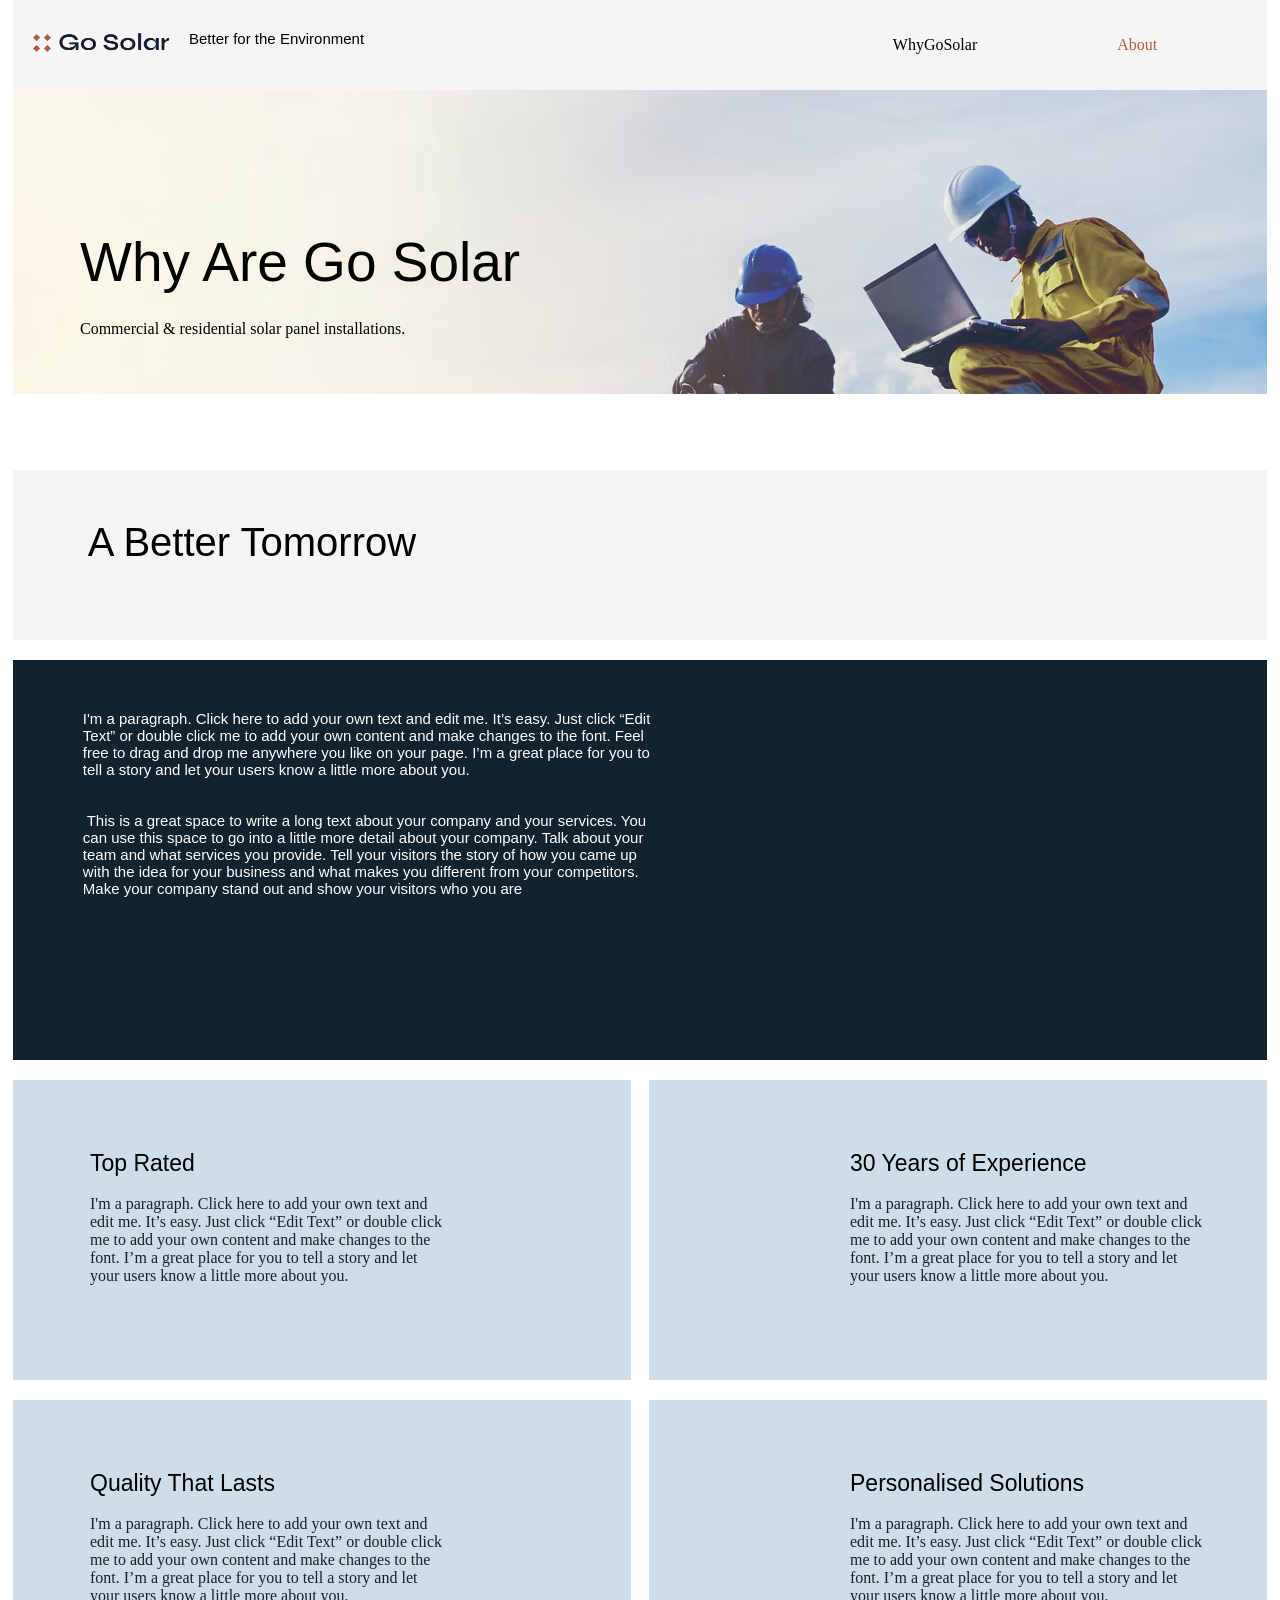
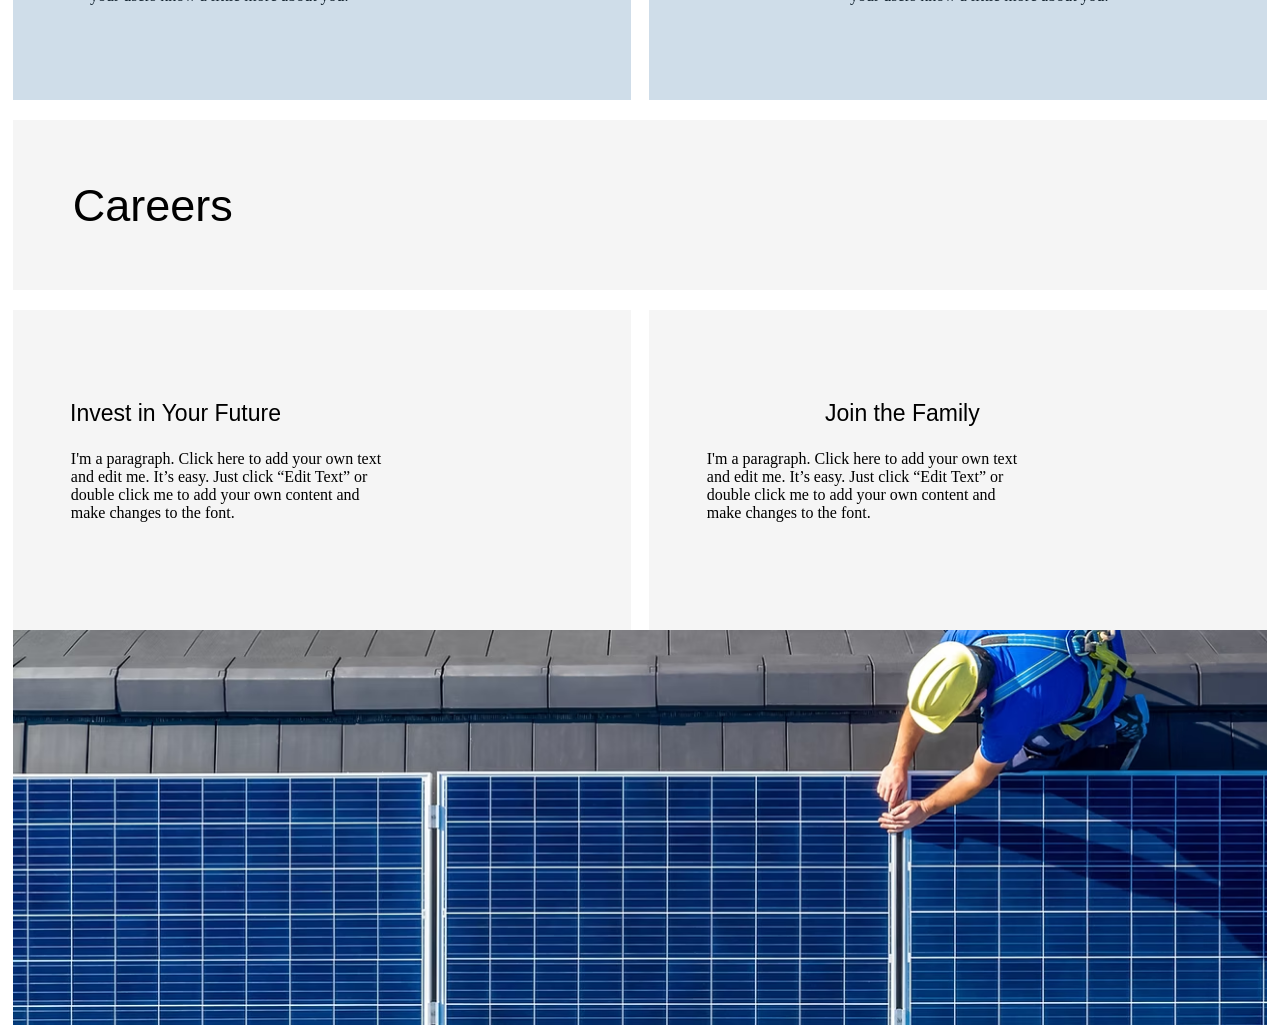
<file: Solar Project/about.html>
<!DOCTYPE html>
<html lang="en">
<head>
    <meta charset="UTF-8">
    <meta name="viewport" content="width=device-width, initial-scale=1.0">
    <title>Document</title>
    <link rel="stylesheet" href="about.css">
</head>
<body>
    
    <div class="navbar">

        <div class="navbarContainer">

            <div class="logo">
                <img src="images/logo.png" alt="">
                <p>Better for the Environment</p>
            </div>
            <div class="menubar">              
            <ul>
                <li><a href="solar.html" style="color:black">WhyGoSolar</a></li>
                <li><a href="about.html" style="color:#B45C3D">About</a></li>
            </ul>
           </div>
        </div>
    </div>
    

    <div class="main-image">
        <img src="images/main-img.avif" alt="">
        <p>Why Are Go Solar</p>
        <para>Commercial & residential solar panel installations.</para>
    </div>

    <div class="Better">
        <p>A Better Tomorrow</p>
    </div>

    <div class="paragraph">
        <p>I'm a paragraph. Click here to add your own text and 
            edit me. It’s easy. Just click “Edit<br> Text” or double
             click me to add your own content and make changes to the
              font. Feel <br>free to drag and drop me anywhere you 
              like on your page. I’m a great place for you to<br>
               tell a story and let your users know a little more 
               about you.<br><br><br>

​           This is a great space to write a long text about your
         company and your services. You<br> can use this space to
          go into a little more detail about your company. Talk
           about your <br>team and what services you provide. Tell
            your visitors the story of how you came up<br> with the
             idea for your business and what makes you different from
              your competitors.<br> Make your company stand out and 
              show your visitors who you are</p>
    </div>
    <div class="boxes">
        <div class="boxContainer">
            <div class="box1">
                <p>Top Rated</p>

        <para>I'm a paragraph. Click here to add your own text and<br> edit me. It’s easy. Just click “Edit Text” or double click<br> me to add your own content and make changes to the<br> font. I’m a great place for you to tell a story and let<br> your users know a little more about you.</para>
            </div>
            <div class="box2">
                <p>30 Years of Experience</p>
                <para>I'm a paragraph. Click here to add your own text and <br>edit me. It’s easy. Just click “Edit Text” or double click<br> me to add your own content and make changes to the<br> font. I’m a great place for you to tell a story and let<br> your users know a little more about you.</para>
            </div>
        </div>
    </div>

    <div class="boxes2">
    <div class="boxContainer2">
        <div class="box3">
            <p>Quality That Lasts</p>
            <para>I'm a paragraph. Click here to add your own text and<br>edit me. It’s easy. Just click “Edit Text” or double click <br>me to add your own content and make changes to the <br>font. I’m a great place for you to tell a story and let <br>your users know a little more about you.</para>
        </div>
        <div class="box4">
            <p>Personalised Solutions</p>
            <para>I'm a paragraph. Click here to add your own text and<br>edit me. It’s easy. Just click “Edit Text” or double click <br>me to add your own content and make changes to the <br>font. I’m a great place for you to tell a story and let <br>your users know a little more about you.</para>
        </div>
    </div>
    </div>

    <div class="careers">
        <p>Careers</p>
    </div>

    <div class="bxs">
        <div class="bxsContainer">
            <div class="bxs1">
                <p>Invest in Your Future</p>
                <para>I'm a paragraph. Click here to add your own text <br>and edit me. It’s easy. Just click “Edit Text” or<br> double click me to add your own content and <br>make changes to the font.

                </para>
            </div>
            <div class="bxs2">
                <p>Join the Family</p>
                <para>I'm a paragraph. Click here to add your own text <br>and edit me. It’s easy. Just click “Edit Text” or<br> double click me to add your own content and <br>make changes to the font.</para>
            </div>
        </div>
    </div>

    <div class="ss">
        <img src="images/ss-img.avif" alt="">
    </div>


    

    
</body>
</html>
</file>
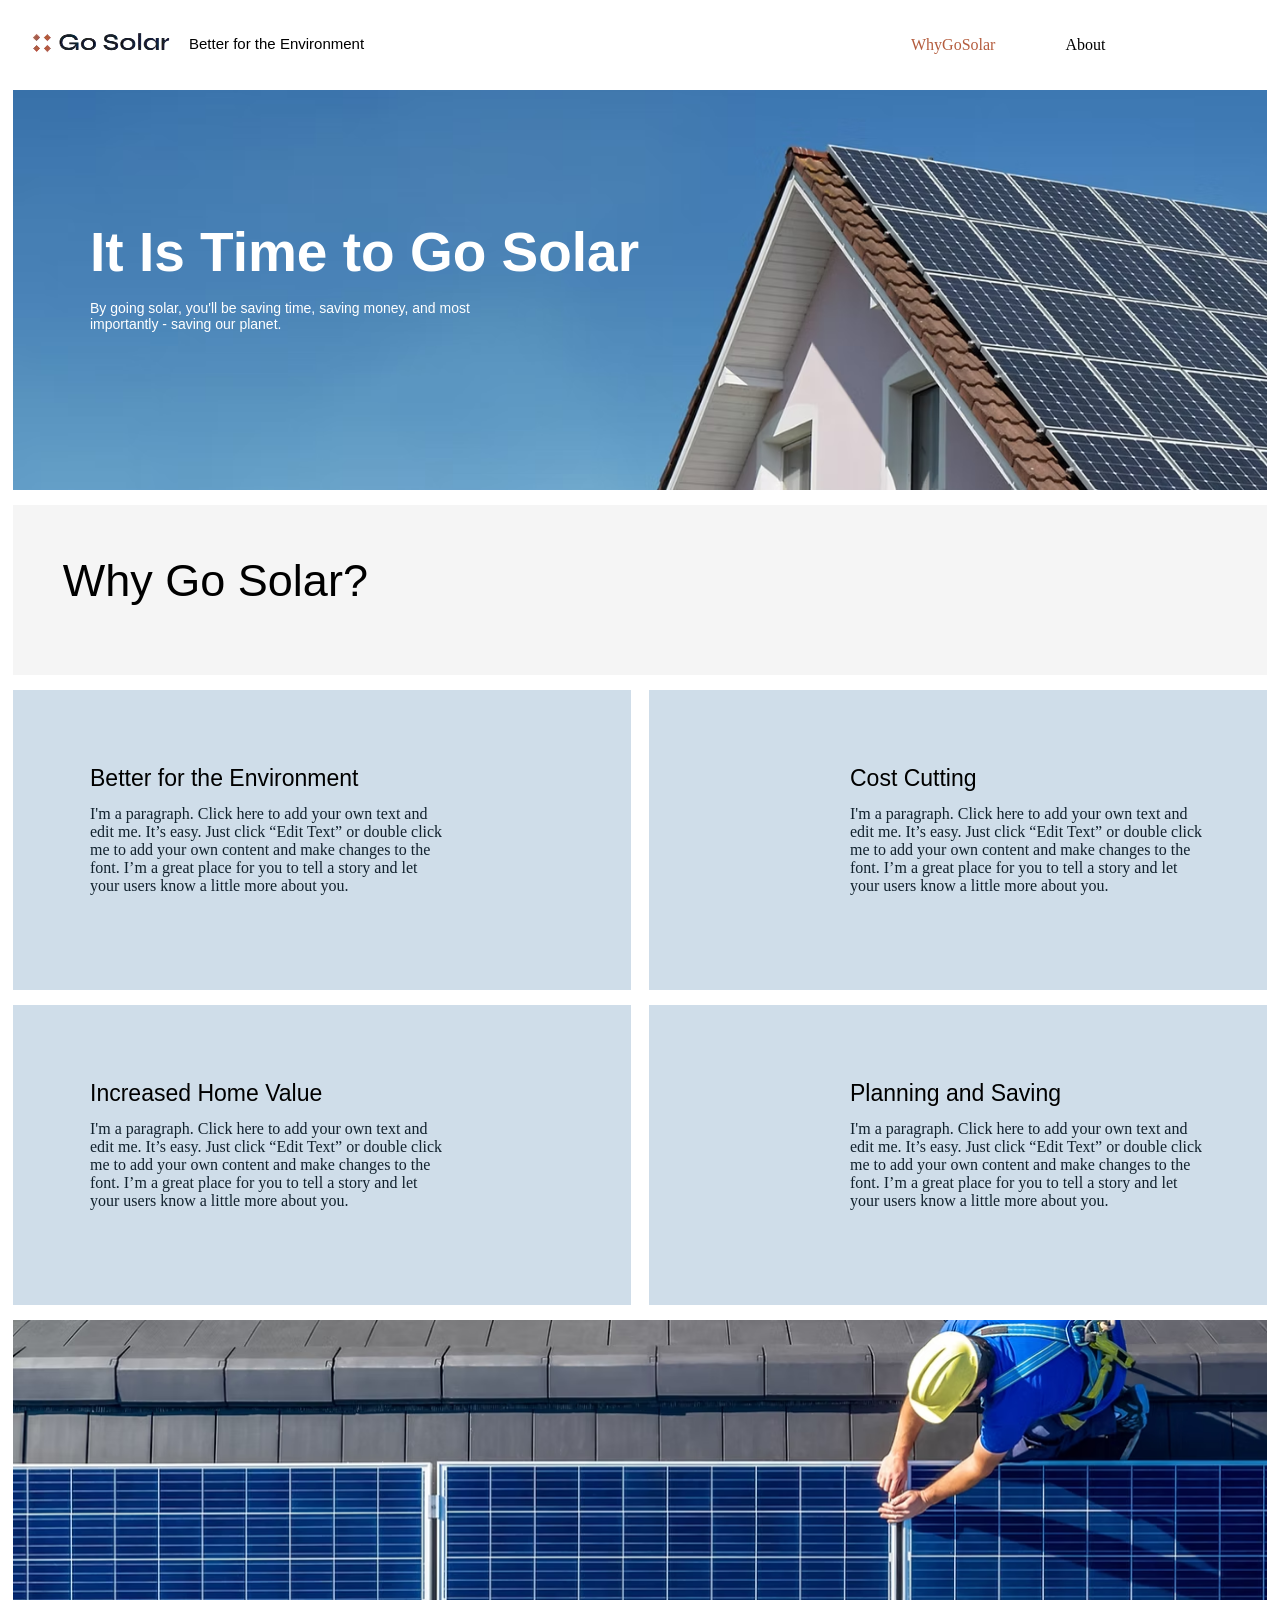
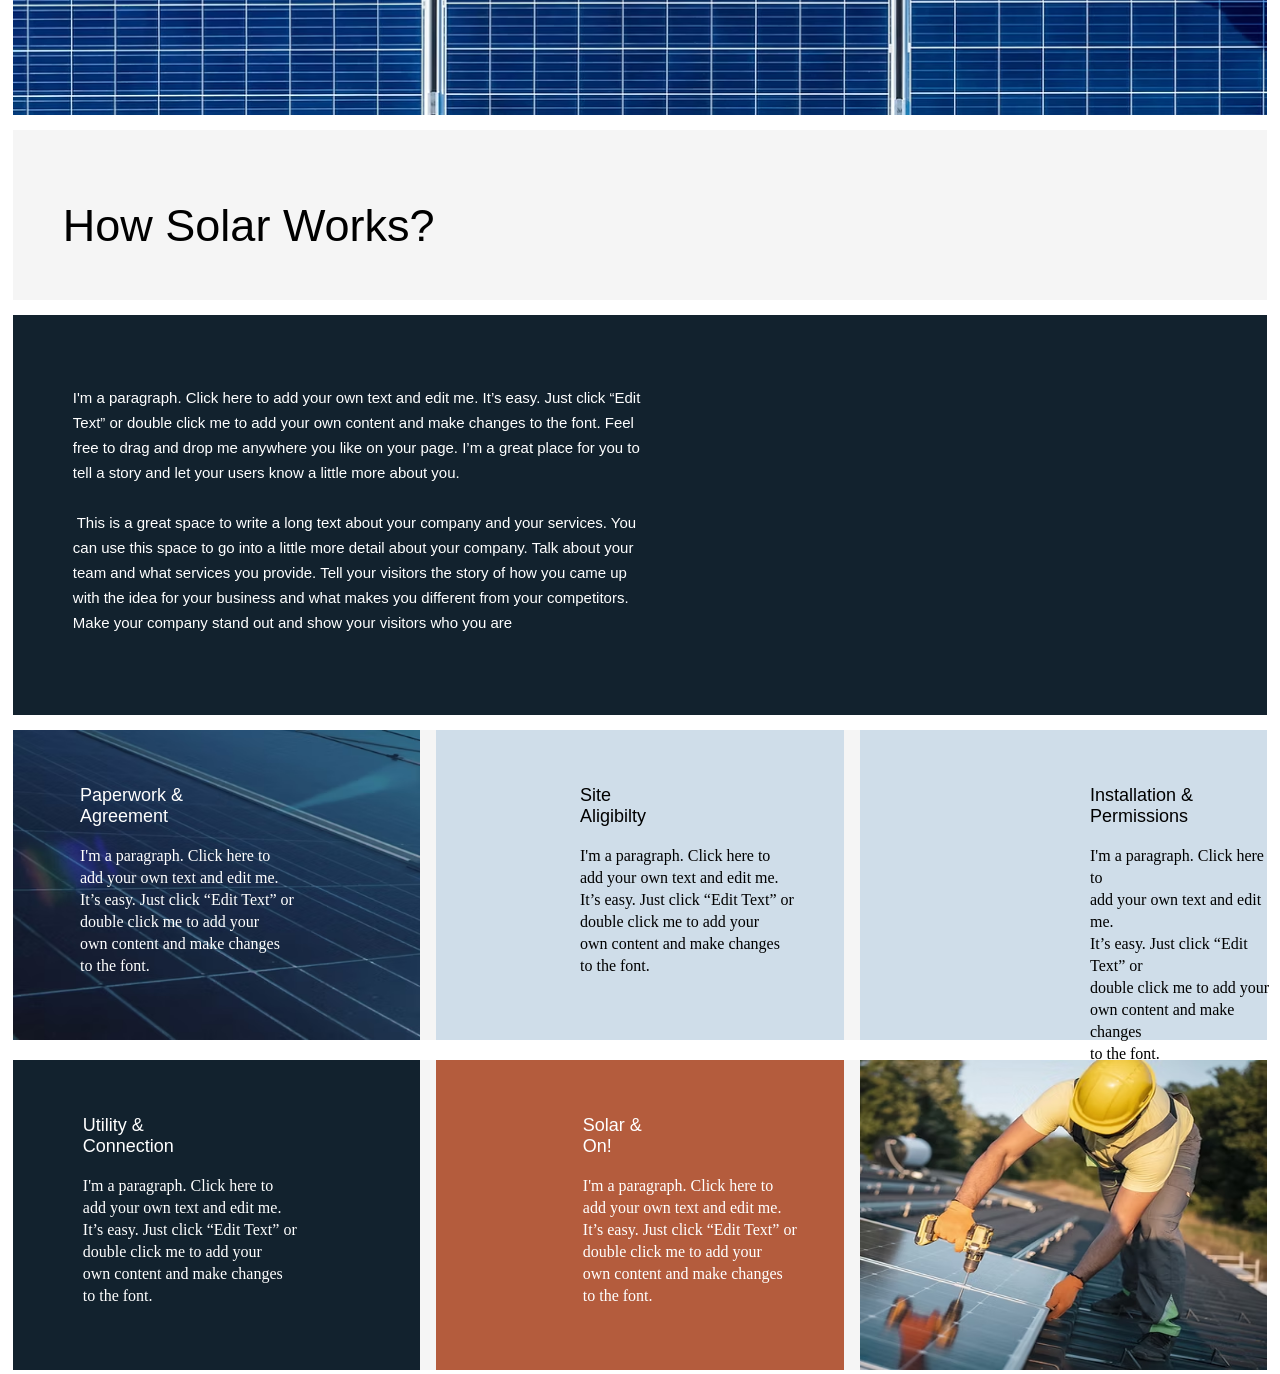
<file: Solar Project/solar.html>
<!DOCTYPE html>
<html lang="en">
<head>
    <meta charset="UTF-8">
    <meta name="viewport" content="width=device-width, initial-scale=1.0">
    <title>Document</title>
    <link rel="stylesheet" href="solar.css">
    <link rel="stylesheet" href="mediaquery/solar-media.css">
</head>
<body>
    <div class="navbar">

        <div class="navbarContainer">

            <div class="logo">
                <img src="images/logo.png" alt="">
                <p>Better for the Environment</p>
            </div>
            <div class="menubar">              
            <ul>
                <li><a href="solar.html" style="color:#B45C3D">WhyGoSolar</a></li>
                <li><a href="about.html" style="color:black">About</a></li>
            </ul></div>    
        </div>
    </div>

    <div class="main-image">
        <img src="images/solar.avif" alt="">
        <h1>It Is Time to Go Solar</h1>
        <p>By going solar, you'll be saving time, saving money, and most<br> importantly - saving our planet.</p>
    </div>

    <div class="why">
        <p>Why Go Solar?</p>
    </div>

    <div class="boxes">
        <div class="boxContainer">
            <div class="box1">
                <p>Better for the Environment</p>

        <para>I'm a paragraph. Click here to add your own text and<br> edit me. It’s easy. Just click “Edit Text” or double click<br> me to add your own content and make changes to the<br> font. I’m a great place for you to tell a story and let<br> your users know a little more about you.</para>
            </div>
            <div class="box2">
                <p>Cost Cutting</p>
                <para>I'm a paragraph. Click here to add your own text and <br>edit me. It’s easy. Just click “Edit Text” or double click<br> me to add your own content and make changes to the<br> font. I’m a great place for you to tell a story and let<br> your users know a little more about you.</para>
            </div>
        </div>
    </div>

    <div class="boxes2">
    <div class="boxContainer2">
        <div class="box3">
            <p>Increased Home Value</p>
            <para>I'm a paragraph. Click here to add your own text and<br>edit me. It’s easy. Just click “Edit Text” or double click <br>me to add your own content and make changes to the <br>font. I’m a great place for you to tell a story and let <br>your users know a little more about you.</para>
        </div>
        <div class="box4">
            <p>Planning and Saving</p>
            <para>I'm a paragraph. Click here to add your own text and<br>edit me. It’s easy. Just click “Edit Text” or double click <br>me to add your own content and make changes to the <br>font. I’m a great place for you to tell a story and let <br>your users know a little more about you.</para>
        </div>
    </div>
    </div>

    <div class="ss">
        <img src="images/ss-img.avif" alt="">
    </div>

    
    <div class="how">
        <p>How Solar Works?</p>
    </div>

    <div class="paragraph">
        <p>I'm a paragraph. Click here to add your own text and 
            edit me. It’s easy. Just click “Edit<br> Text” or double
             click me to add your own content and make changes to the
              font. Feel <br>free to drag and drop me anywhere you 
              like on your page. I’m a great place for you to<br>
               tell a story and let your users know a little more 
               about you.<br><br>

​           This is a great space to write a long text about your
         company and your services. You<br> can use this space to
          go into a little more detail about your company. Talk
           about your <br>team and what services you provide. Tell
            your visitors the story of how you came up<br> with the
             idea for your business and what makes you different from
              your competitors.<br> Make your company stand out and 
              show your visitors who you are</p>
    </div>

    <div class="bxs">
        <div class="bxsContainer">
            <div class="bxs1">
                <img src="images/bxs1.avif" alt="">
                <p>Paperwork & <br>Agreement</p>
                <para>I'm a paragraph. Click here to<br> add your own text and edit me. <br>It’s easy. Just click “Edit Text” or <br>double click me to add your<br> own content and make changes <br>to the font.</para>
            </div>
            <div class="bxs2">
                <p>Site <br>Aligibilty</p>
                <para>I'm a paragraph. Click here to<br> add your own text and edit me. <br>It’s easy. Just click “Edit Text” or <br>double click me to add your<br> own content and make changes <br>to the font.</para>
            </div>
            <div class="bxs3">
                <p>Installation & <br>Permissions</p>
                <para>I'm a paragraph. Click here to<br> add your own text and edit me. <br>It’s easy. Just click “Edit Text” or <br>double click me to add your<br> own content and make changes <br>to the font.</para>
            </div>
        </div>
        <div class="bxsContainer2">
            <div class="bxs4">
                <p>Utility & <br>Connection</p>
                <para>I'm a paragraph. Click here to<br> add your own text and edit me. <br>It’s easy. Just click “Edit Text” or <br>double click me to add your<br> own content and make changes <br>to the font.</para>
            </div>
            <div class="bxs5">
                <p>Solar & <br>On!</p>
                <para>I'm a paragraph. Click here to<br> add your own text and edit me. <br>It’s easy. Just click “Edit Text” or <br>double click me to add your<br> own content and make changes <br>to the font.</para>
            </div>
            <div class="bxs6">
                <img src="images/bxs2.avif" alt="">
            </div>
        </div>

    </div>

    
</body>
</html>
</file>
<file: Solar Project/about.css>
*
{
    margin:0%;
    padding:0%;
    box-sizing:border-box;
}
.logo
{
    visibility: visible;
}
.navbar
{
    height:90px;
    width:100%;
   
}
.navbarContainer
{
    height:90px;
    width:98%;
    background-color: whitesmoke;
    margin:auto;
    
}
p
{
    font-size:15px;
    font-family: arial;
    /* letter-spacing:1px; */
    position:absolute;
    top:30px;
    left:189px;
}
.menubar
{
    overflow:hidden;
}
.menubar ul
{
    width:10%;
    display: flex;
    justify-content: center;
    position: absolute;
    left: 70%;
    top:4%;              
}
.menubar ul li a
{
   
    padding:0px 10px;
    position:relative;
    left:5px;
}
.navbarContainer ul li
{
    list-style: none;
   
}
.navbarContainer ul li a
{
    text-decoration: none;
    padding:10px;
    margin-left:120px;
}
.main-image
{
    height:380px;
    width:98%;
    margin:auto;
}
.main-image img
{
    width:100%;
}
.main-image p
{
    position:absolute;
    top:230px;
    font-size:55px;
    font-family: Arial, Helvetica, sans-serif;
    left:80px;
}
.main-image para
{
    position:absolute;
    top:320px;
    left:80px;
}
.Better
{
    height:170px;
    width:98%;
    background-color: whitesmoke;
    margin:auto;
}
.Better p

{
    width:50%;
    font-size:40px;
    position:relative;
    top:50px;
    left:75px;
}
.paragraph
{
    height:400px;
    width:98%;
    background-color:#12222E;
    margin:auto;
    position: relative;
    top:20px;
}
.paragraph p
{
    width:80%;
    color:#FFFFFF;
    position: relative;
    left:70px;
    top:50px;
}
.boxes
{
    height:300px;
    width:100%;
    position: relative;
    top:40px;
}
.boxContainer
{
    height:300px;
    width:98%;
    margin:auto;
    display: flex;
    justify-content: space-between;
}
.box1
{
    height:300px;
    width:49.3%;
    background-color:#CFDDE9;
}
.box2
{
    height:300px;
    width:49.3%;
    background-color:#CFDDE9;
}
.boxes2
{
    height:300px;
    width:100%;
    position: relative;
    top:60px;
}
.boxContainer2
{
    height:300px;
    width:98%;
    margin:auto;
    display: flex;
    justify-content: space-between;
}
.box3
{
    height:300px;
    width:49.3%;
    background-color:#CFDDE9;
}
.box4
{

    height:300px;
    width:49.3%;
    background-color:#CFDDE9;
}
.box1 p
{
    margin-top:40px;
    left:90px;
    font-size:23px;
}
.box1 para
{
    position: absolute;
    margin-top:115px;
    left:90px;
    color:#12222E;
}
.box2 p
{
    margin-top:40px;
    left:850px;
    font-size:23px;
}
.box2 para
{
    position: absolute;
    margin-top:115px;
    left:850px;
    color:#12222E;
}
.box3 p
{
    margin-top:40px;
    left:90px;
    font-size:23px;
}
.box3 para
{
    position: absolute;
    margin-top:115px;
    left:90px;
    color:#12222E;
}
.box4 p
{
    margin-top:40px;
    left:850px;
    font-size:23px;
}
.box4 para
{
    position: absolute;
    margin-top:115px;
    left:850px;
    color:#12222E;
}
.careers
{
    height:170px;
    width:98%;
    background-color:whitesmoke;
    margin:auto;
    position: relative;
    top:80px;

}
.careers p
{
    width:90px;
    font-size:45px;
    position: relative;
    left:60px;
    top:60px;
}
.bxs
{
    height:360px;
    width:100%;
    position: relative;
    top:100px;
}
.bxsContainer
{
    height:360px;
    width:98%;
    margin:auto;
    display:flex;
    justify-content:space-between;
}
.bxs1
{
    height:320px;
    width:49.3%;
    background-color:whitesmoke;


}
.bxs2
{
    height:320px;
    width:49.3%;
    background-color:whitesmoke;
}
.bxs1 p
{
    top:90px;
    left:70px;
    font-size:23px;
}
.bxs1 para
{
    position: relative;
    top:140px;
    left:58px;
}
.bxs2 p
{
    top:90px;
    left:825px;
    font-size:23px;
}
.bxs2 para
{
    position: relative;
    top:140px;
    left:58px;
}
.ss
{
    position: relative;
    top:60px;
    height:395px;
    width:98%;
    background-color:black;
    margin:auto;
}
.ss img
{
    height:395px;
    width:100%;
}
</file>
<file: Solar Project/solar.css>
*
{
    margin:0%;
    padding:0%;
    box-sizing:border-box;
}
.logo
{
    visibility: visible;
}
.navbar
{
    height:90px;
    width:100%;
   
}
.navbarContainer
{
    height:90px;
    width:98%;
    margin:auto;
    
}
p
{
    font-size:15px;
    font-family: arial;
    position:absolute;
    top:35px;
    left:189px;
}
.menubar
{
    overflow:hidden;
}
.menubar ul
{
    width:10%;
    display: flex;
    justify-content: space-between;
    position: absolute;
    left: 70%;
    top:4%;              
}
.menubar ul li a
{
   
    padding:0px 10px;
    position:relative;
    left:5px;
}
.navbarContainer ul li
{
    list-style: none;
   
}
.navbarContainer ul li a
{
    text-decoration: none;
    padding-right:60px;
}
.main-image
{
    height:400px;
    width:98%;
    margin:auto;
    background-color: black;
}
.main-image img
{
    height:400px;
    width:100%;
}
.main-image h1
{
    font-size:55px;
    font-family: Arial, Helvetica, sans-serif;
    position:absolute;
    top:220px;
    left:90px;
    color:#FFFFFF
}
.main-image p
{
    font-size:14px;
    font-family: Arial, Helvetica, sans-serif;
    position:absolute;
    top:300px;
    left:90px;
    color:#FFFFFF
}
.why
{
    position: relative;
    top:15px;
    height:170px;
    width:98%;
    background-color:whitesmoke;
    margin:auto;
}
.why p
{
    font-size:45px;
    font-family: Arial, Helvetica, sans-serif;
    position: relative;
    top:50px;
    left:50px;
    width:50%;
}

.boxes
{
    height:300px;
    width:100%;
    position: relative;
    top:30px;
}
.boxContainer
{
    height:300px;
    width:98%;
    margin:auto;
    display: flex;
    justify-content: space-between;
}
.box1
{
    height:300px;
    width:49.3%;
    background-color:#CFDDE9;
}
.box2
{
    height:300px;
    width:49.3%;
    background-color:#CFDDE9;
}
.boxes2
{
    height:300px;
    width:100%;
    position: relative;
    top:45px;
}
.boxContainer2
{
    height:300px;
    width:98%;
    margin:auto;
    display: flex;
    justify-content: space-between;
}
.box3
{
    height:300px;
    width:49.3%;
    background-color:#CFDDE9;
}
.box4
{

    height:300px;
    width:49.3%;
    background-color:#CFDDE9;
}
.box1 p
{
    margin-top:40px;
    left:90px;
    font-size:23px;
}
.box1 para
{
    position: absolute;
    margin-top:115px;
    left:90px;
    color:#12222E;
}
.box2 p
{
    margin-top:40px;
    left:850px;
    font-size:23px;
}
.box2 para
{
    position: absolute;
    margin-top:115px;
    left:850px;
    color:#12222E;
}
.box3 p
{
    margin-top:40px;
    left:90px;
    font-size:23px;
}
.box3 para
{
    position: absolute;
    margin-top:115px;
    left:90px;
    color:#12222E;
}
.box4 p
{
    margin-top:40px;
    left:850px;
    font-size:23px;
}
.box4 para
{
    position: absolute;
    margin-top:115px;
    left:850px;
    color:#12222E;
}
.ss
{
    position: relative;
    top:60px;
    height:395px;
    width:98%;
    background-color:black;
    margin:auto;
}
.ss img
{
    height:395px;
    width:100%;
}
.how
{
    position: relative;
    top:75px;
    height:170px;
    width:98%;
    background-color:whitesmoke;
    margin:auto;
}
.how p
{
    font-size:45px;
    font-family: Arial, Helvetica, sans-serif;
    position: relative;
    top:70px;
    left:50px;
    width:50%;
}
.paragraph
{
    height:400px;
    width:98%;
    background-color:#12222E;
    margin:auto;
    position: relative;
    top:90px;
}
.paragraph p
{
    width:80%;
    color:#FFFFFF;
    position: relative;
    left:60px;
    top:70px;
    line-height:25px;
}

.bxs
{
    height:310px;
    width:100%;
    position: relative;
    top:105px;
}
.bxsContainer
{
    height:310px;
    width:98%;
    background-color: whitesmoke;
    margin:auto;
    display:flex;
    justify-content:space-between;
}
.bxs1
{
    height:310px;
    width:32.5%;
}
.bxs1 img
{
    width:100%;
    height:100%
}
.bxs1 p
{
    color:white;
    margin-top:20px;
    left:80px;
    font-size:18px;
} 
.bxs1 para
{
    position: absolute;
    color:white;
    margin-top:115px;
    left:80px;
    line-height:22px;
}
.bxs2
{
    height:310px;
    width:32.5%;
    background-color:#CFDDE9;
}
.bxs2 p
{
    color:black;
    margin-top:20px;
    left:580px;
    font-size:18px;
} 
.bxs2 para
{
    position: absolute;
    color:black;
    margin-top:115px;
    left:580px;
    line-height:22px;
}
.bxs3
{
    height:310px;
    width:32.5%;
    background-color:#CFDDE9;
}
.bxs3 p
{
    color:black;
    margin-top:20px;
    left:1090px;
    font-size:18px;
} 
.bxs3 para
{
    position: absolute;
    color:black;
    margin-top:115px;
    left:1090px;
    line-height:22px;
}
.bxsContainer2
{
    height:310px;
    width:98%;
    background-color: whitesmoke;
    margin:auto;
    position: relative;
    top:20px;
    display:flex;
    justify-content:space-between;
}
.bxs4
{
    height:310px;
    width:32.5%;
    background-color:#12222E;
}
.bxs4 p
{
    color:white;
    margin-top:20px;
    left:70px;
    font-size:18px;
} 
.bxs4 para
{
    position: absolute;
    color:white;
    margin-top:115px;
    left:70px;
    line-height:22px;
}
.bxs5
{
    height:310px;
    width:32.5%;
    background-color:#B45C3D;
}
.bxs5 p
{
    color:white;
    margin-top:20px;
    left:570px;
    font-size:18px;
} 
.bxs5 para
{
    position: absolute;
    color:white;
    margin-top:115px;
    left:570px;
    line-height:22px;
}
.bxs6
{
    height:310px;
    width:32.5%;
}
.bxs6 img
{
    height:100%;
    width:100%;
}
</file>
<file: Solar Project/mediaquery/solar-media.css>
@media(max-width:480px) {
    
    .navbar
{
    width:100%;
}
.navbarContainer
{
    width:100%;
}
.navbarContainer p 
{
    top:30px;
    font-size:23px;
}
.navbarContainer ul li a
{
    margin-left:150px;
    top:13px;
    padding-right:20px;
    font-size:25px;
}
}
</file>
